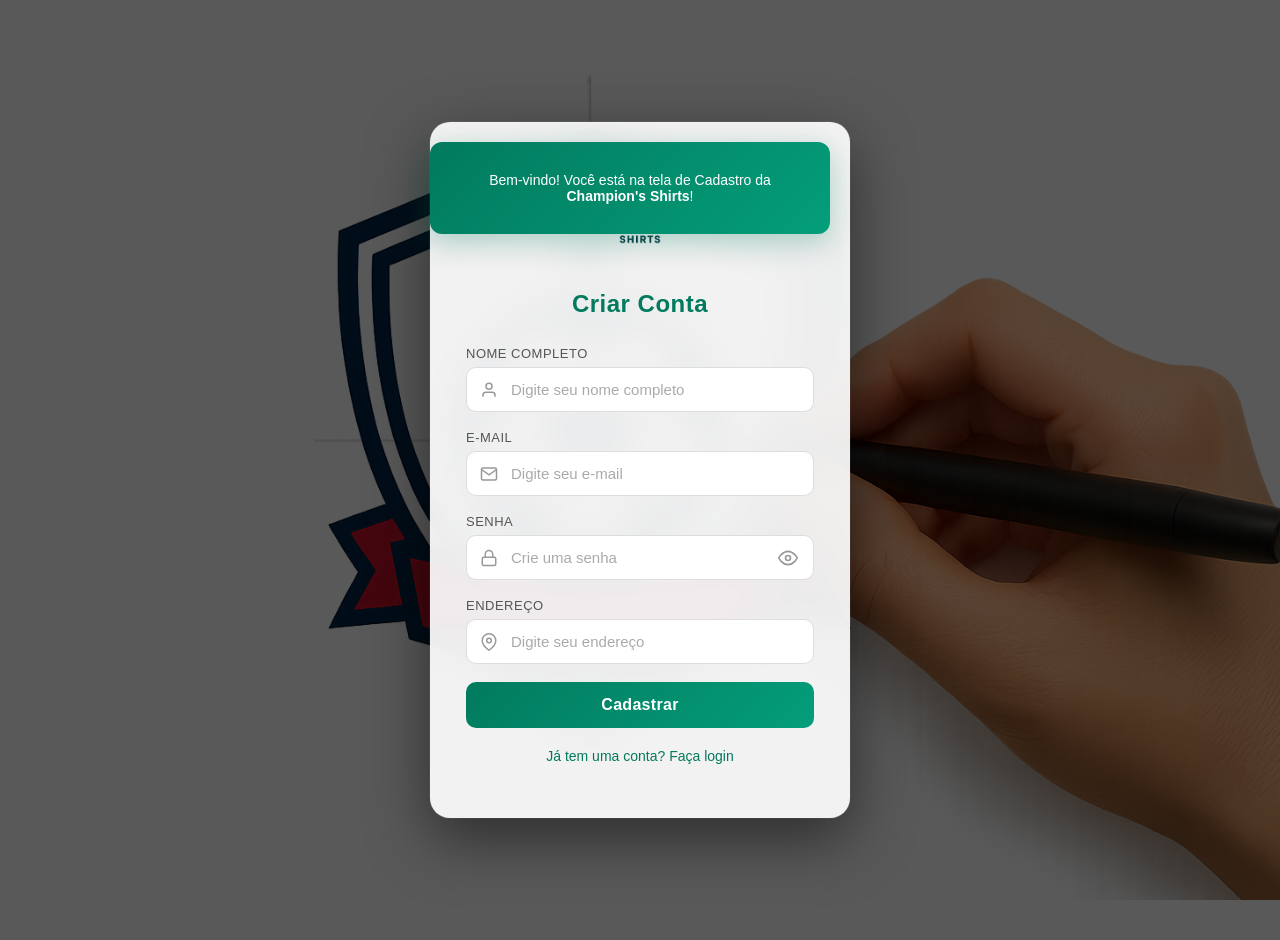
<file: cadastro-cliente.html>
<!DOCTYPE html>
<html lang="pt-br">
<head>
  <meta charset="UTF-8">
  <meta name="viewport" content="width=device-width, initial-scale=1.0">
  <title>Cadastro - Champion's Shirts</title>
  <link rel="stylesheet" href="css/login.css">
</head>
<body class="auth-page auth-page--cadastro">
  <div class="auth-box">
    <div id="popupBoasVindas" class="popup" role="alert" aria-live="polite">
      <p>Bem-vindo! Voc&ecirc; est&aacute; na tela de Cadastro da <strong>Champion's Shirts</strong>!</p>
    </div>

    <a href="index.html" aria-label="Voltar para a pagina inicial">
      <img src="assets/logo.png" alt="Champion's Shirts" class="auth-logo">
    </a>

    <h1>Criar Conta</h1>

    <form id="formCadastro" novalidate>
      <div class="input-group">
        <label for="nomeCompleto">Nome Completo</label>
        <div class="input-wrapper">
          <svg class="input-icon" viewBox="0 0 24 24" fill="none" stroke="currentColor" stroke-width="2" aria-hidden="true">
            <path d="M20 21v-2a4 4 0 0 0-4-4H8a4 4 0 0 0-4 4v2"/>
            <circle cx="12" cy="7" r="4"/>
          </svg>
          <input type="text" placeholder="Digite seu nome completo" id="nomeCompleto" name="nomeCompleto" autocomplete="name" required>
        </div>
      </div>

      <div class="input-group">
        <label for="emailCadastro">E-mail</label>
        <div class="input-wrapper">
          <svg class="input-icon" viewBox="0 0 24 24" fill="none" stroke="currentColor" stroke-width="2" aria-hidden="true">
            <path d="M4 4h16c1.1 0 2 .9 2 2v12c0 1.1-.9 2-2 2H4c-1.1 0-2-.9-2-2V6c0-1.1.9-2 2-2z"/>
            <polyline points="22,6 12,13 2,6"/>
          </svg>
          <input type="email" placeholder="Digite seu e-mail" id="emailCadastro" name="emailCadastro" autocomplete="email" required>
        </div>
      </div>

      <div class="input-group">
        <label for="senhaCadastro">Senha</label>
        <div class="input-wrapper">
          <svg class="input-icon" viewBox="0 0 24 24" fill="none" stroke="currentColor" stroke-width="2" aria-hidden="true">
            <rect x="3" y="11" width="18" height="11" rx="2" ry="2"/>
            <path d="M7 11V7a5 5 0 0 1 10 0v4"/>
          </svg>
          <input type="password" placeholder="Crie uma senha" id="senhaCadastro" name="senhaCadastro" autocomplete="new-password" required minlength="6">
          <button type="button" class="toggle-password" aria-label="Mostrar senha" tabindex="-1">
            <svg class="eye-icon" viewBox="0 0 24 24" fill="none" stroke="currentColor" stroke-width="2" aria-hidden="true">
              <path d="M1 12s4-8 11-8 11 8 11 8-4 8-11 8-11-8-11-8z"/>
              <circle cx="12" cy="12" r="3"/>
            </svg>
            <svg class="eye-off-icon" viewBox="0 0 24 24" fill="none" stroke="currentColor" stroke-width="2" aria-hidden="true" style="display:none">
              <path d="M17.94 17.94A10.07 10.07 0 0 1 12 20c-7 0-11-8-11-8a18.45 18.45 0 0 1 5.06-5.94M9.9 4.24A9.12 9.12 0 0 1 12 4c7 0 11 8 11 8a18.5 18.5 0 0 1-2.16 3.19m-6.72-1.07a3 3 0 1 1-4.24-4.24"/>
              <line x1="1" y1="1" x2="23" y2="23"/>
            </svg>
          </button>
        </div>
      </div>

      <div class="input-group">
        <label for="enderecoCadastro">Endereço</label>
        <div class="input-wrapper">
          <svg class="input-icon" viewBox="0 0 24 24" fill="none" stroke="currentColor" stroke-width="2" aria-hidden="true">
            <path d="M21 10c0 7-9 13-9 13s-9-6-9-13a9 9 0 0 1 18 0z"/>
            <circle cx="12" cy="10" r="3"/>
          </svg>
          <input type="text" placeholder="Digite seu endereço" id="enderecoCadastro" name="enderecoCadastro" autocomplete="street-address" required>
        </div>
      </div>

      <button class="btn-primary" type="submit" id="btnCadastrar">
        <span class="btn-text">Cadastrar</span>
        <span class="btn-spinner" aria-hidden="true"></span>
      </button>
    </form>

    <p id="msgCadastro" class="msg-box" role="alert" aria-live="polite"></p>
    <p class="auth-links"><a href="login.html">Já tem uma conta? Faça login</a></p>
  </div>

  <script>
    const form = document.getElementById('formCadastro');
    const msgCadastro = document.getElementById('msgCadastro');
    const btnCadastrar = document.getElementById('btnCadastrar');
    const popup = document.getElementById('popupBoasVindas');

    if (popup) {
      popup.style.display = 'block';
      setTimeout(() => { popup.style.display = 'none'; }, 5000);
    }

    document.querySelectorAll('.toggle-password').forEach(btn => {
      btn.addEventListener('click', () => {
        const input = btn.closest('.input-wrapper').querySelector('input');
        const isPassword = input.type === 'password';
        input.type = isPassword ? 'text' : 'password';
        btn.querySelector('.eye-icon').style.display = isPassword ? 'none' : '';
        btn.querySelector('.eye-off-icon').style.display = isPassword ? '' : 'none';
        btn.setAttribute('aria-label', isPassword ? 'Ocultar senha' : 'Mostrar senha');
      });
    });

    form.addEventListener('submit', (e) => {
      e.preventDefault();
      cadastrar();
    });

    function cadastrar() {
      const nome = document.getElementById('nomeCompleto').value.trim();
      const email = document.getElementById('emailCadastro').value.trim();
      const senha = document.getElementById('senhaCadastro').value;
      const endereco = document.getElementById('enderecoCadastro').value.trim();

      msgCadastro.textContent = '';
      msgCadastro.className = 'msg-box';

      if (!nome || !email || !senha || !endereco) {
        msgCadastro.textContent = 'Preencha todos os campos.';
        return;
      }

      if (senha.length < 6) {
        msgCadastro.textContent = 'A senha deve ter pelo menos 6 caracteres.';
        return;
      }

      btnCadastrar.classList.add('loading');

      setTimeout(() => {
        const usuarios = JSON.parse(localStorage.getItem('champions_usuarios') || '[]');

        if (usuarios.some(u => u.email === email)) {
          msgCadastro.textContent = 'Este e-mail já está cadastrado.';
          btnCadastrar.classList.remove('loading');
          return;
        }

        const novoUsuario = {
          id: Date.now(),
          login: nome,
          email: email,
          senha: senha,
          endereco: endereco
        };

        usuarios.push(novoUsuario);
        localStorage.setItem('champions_usuarios', JSON.stringify(usuarios));

        msgCadastro.className = 'msg-box success';
        msgCadastro.textContent = 'Conta criada com sucesso! Redirecionando...';

        setTimeout(() => {
          window.location.href = 'login.html';
        }, 1500);
      }, 800);
    }
  </script>
</body>
</html>
</file>
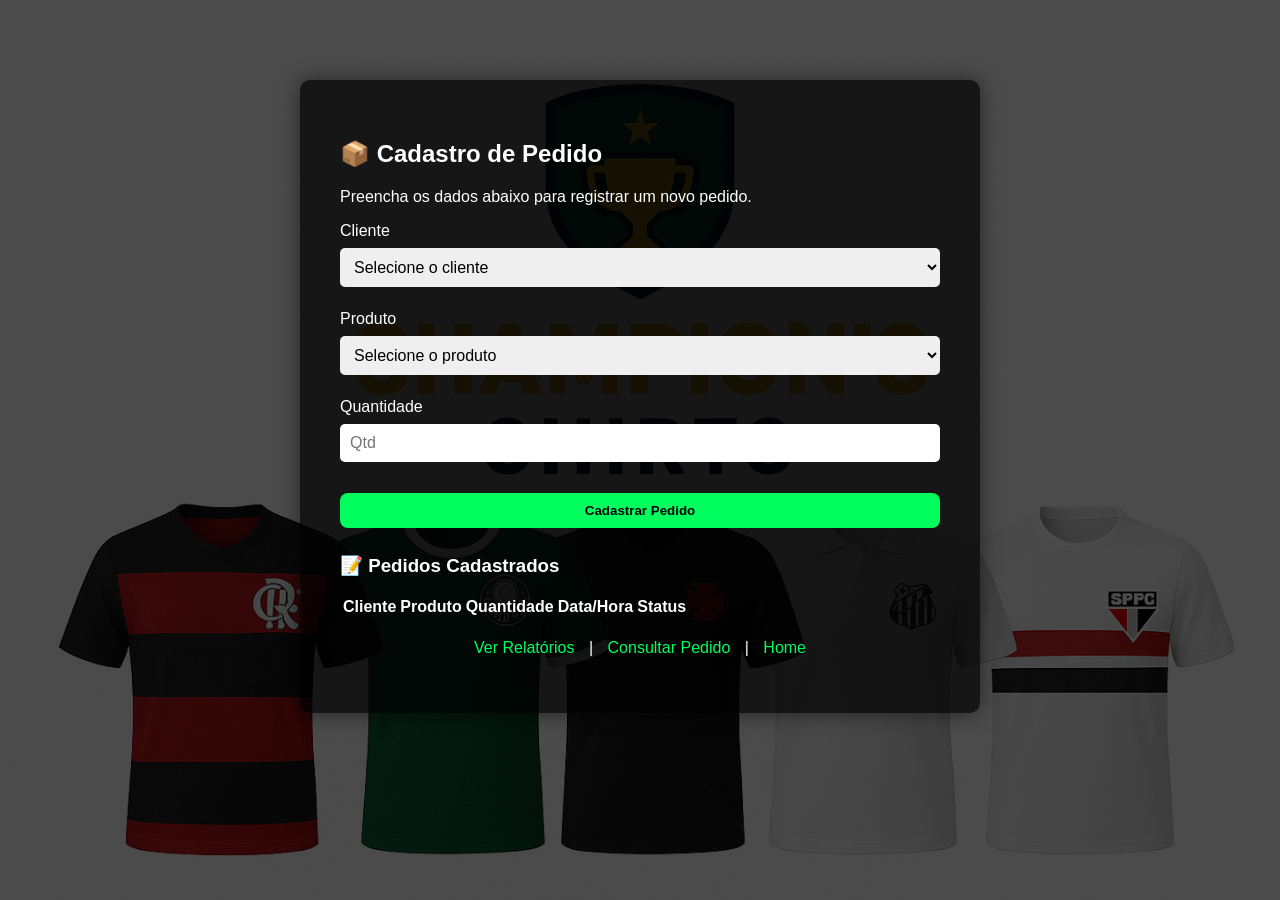
<file: cadastro-pedido.html>
<!-- index.html -->
<!DOCTYPE html>
<html lang="pt-br">
<head>
  <meta charset="UTF-8">
  <meta name="viewport" content="width=device-width,initial-scale=1">
  <title>Cadastro de Pedido</title>
  <link rel="stylesheet" href="css/style2.css">
</head>
<body>
  <div class="container">
    <h2>📦 Cadastro de Pedido</h2>
    <p>Preencha os dados abaixo para registrar um novo pedido.</p>

    <form id="formPedido">
      <div class="form-group">
        <label for="clientePedido">Cliente</label>
        <select id="clientePedido" required>
          <option value="">Selecione o cliente</option>
        </select>
      </div>

      <div class="form-group">
        <label for="produtoPedido">Produto</label>
        <select id="produtoPedido" required>
          <option value="">Selecione o produto</option>
        </select>
      </div>

      <div class="form-group">
        <label for="quantidadePedido">Quantidade</label>
        <input type="number" id="quantidadePedido" placeholder="Qtd" min="1" required>
      </div>

      <button type="submit" class="btn">Cadastrar Pedido</button>
    </form>

    <h3>📝 Pedidos Cadastrados</h3>
    <table id="tabela-pedidos">
      <thead>
        <tr>
          <th>Cliente</th>
          <th>Produto</th>
          <th>Quantidade</th>
          <th>Data/Hora</th>
          <th>Status</th>
        </tr>
      </thead>
      <tbody>
      </tbody>
    </table>

    <p class="links">
      <a href="relatorio-pedidos.html">Ver Relatórios</a> |
      <a href="consulta-pedido.html">Consultar Pedido</a> | <a href="admin.html">Home</a>
    </p>
  </div>

  <script src="js/script.js"></script>
</body>
</html>
</file>
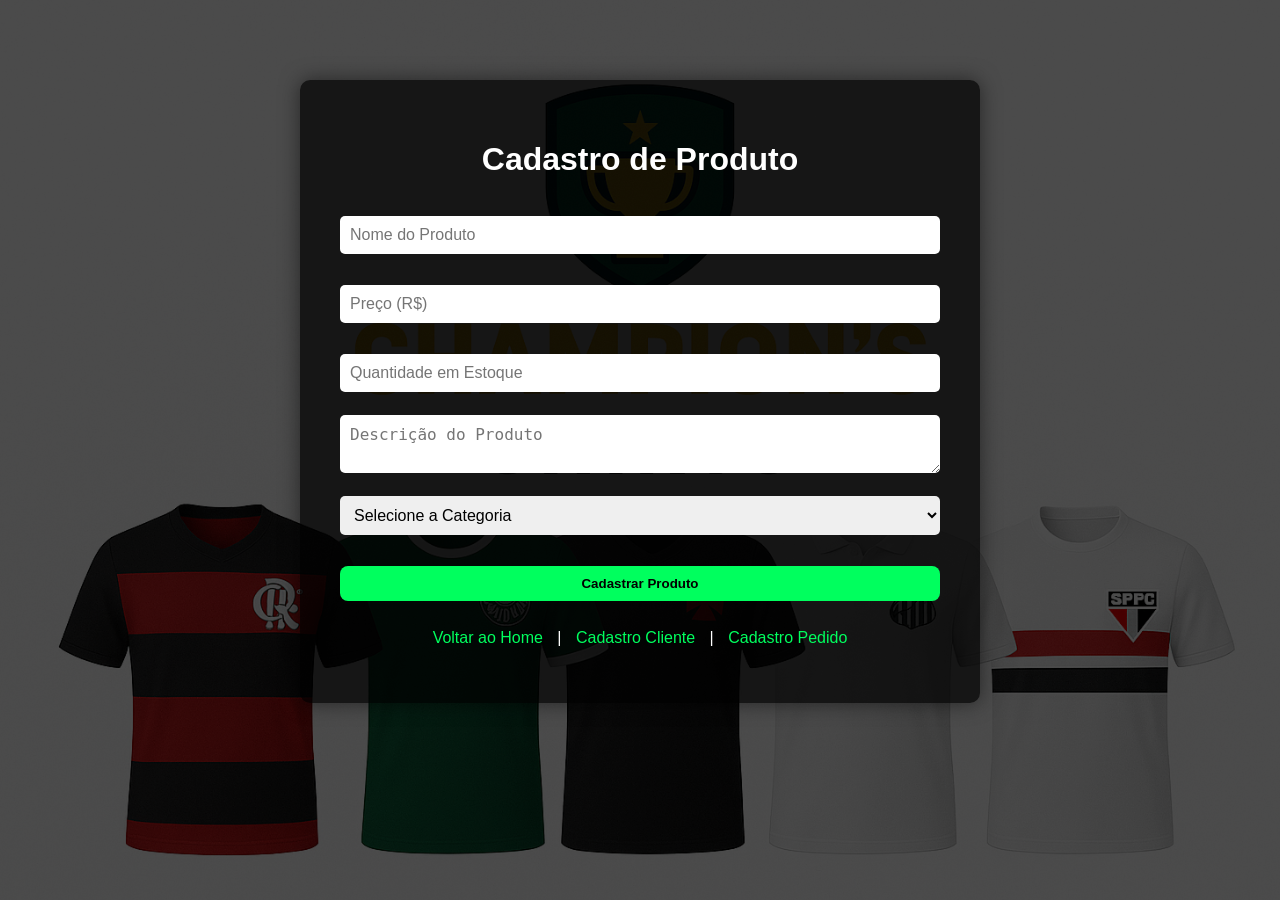
<file: cadastro-produto.html>
<!DOCTYPE html>
<html lang="pt-br">
<head>
  <meta charset="UTF-8">
  <title>Cadastro de Produto</title>
  <link rel="stylesheet" href="css/style2.css">
</head>
<body>
  <div class="container">
    <h1>Cadastro de Produto</h1>
    <form id="form-produto">
  <input type="text" id="nome" placeholder="Nome do Produto">
  <input type="number" id="preco" placeholder="Preço (R$)">
  <input type="number" id="estoque" placeholder="Quantidade em Estoque">
  <textarea id="descricao" placeholder="Descrição do Produto"></textarea>
  <select id="categoria">
    <option value="">Selecione a Categoria</option>
    <option value="camisa">Camisa</option>
    <option value="short">Short</option>
    <option value="acessorio">Acessório</option>
  </select>
  <button type="submit">Cadastrar Produto</button>
</form>

    <div id="listaProdutos"></div>
    <p class="links"><a href="index.html">Voltar ao Home</a> | <a href="cadastro-cliente.html">Cadastro Cliente</a> | <a href="cadastro-pedido.html">Cadastro Pedido</a></p>
  </div>
  <script src="js/script.js"></script>
</body>
</html>
</file>
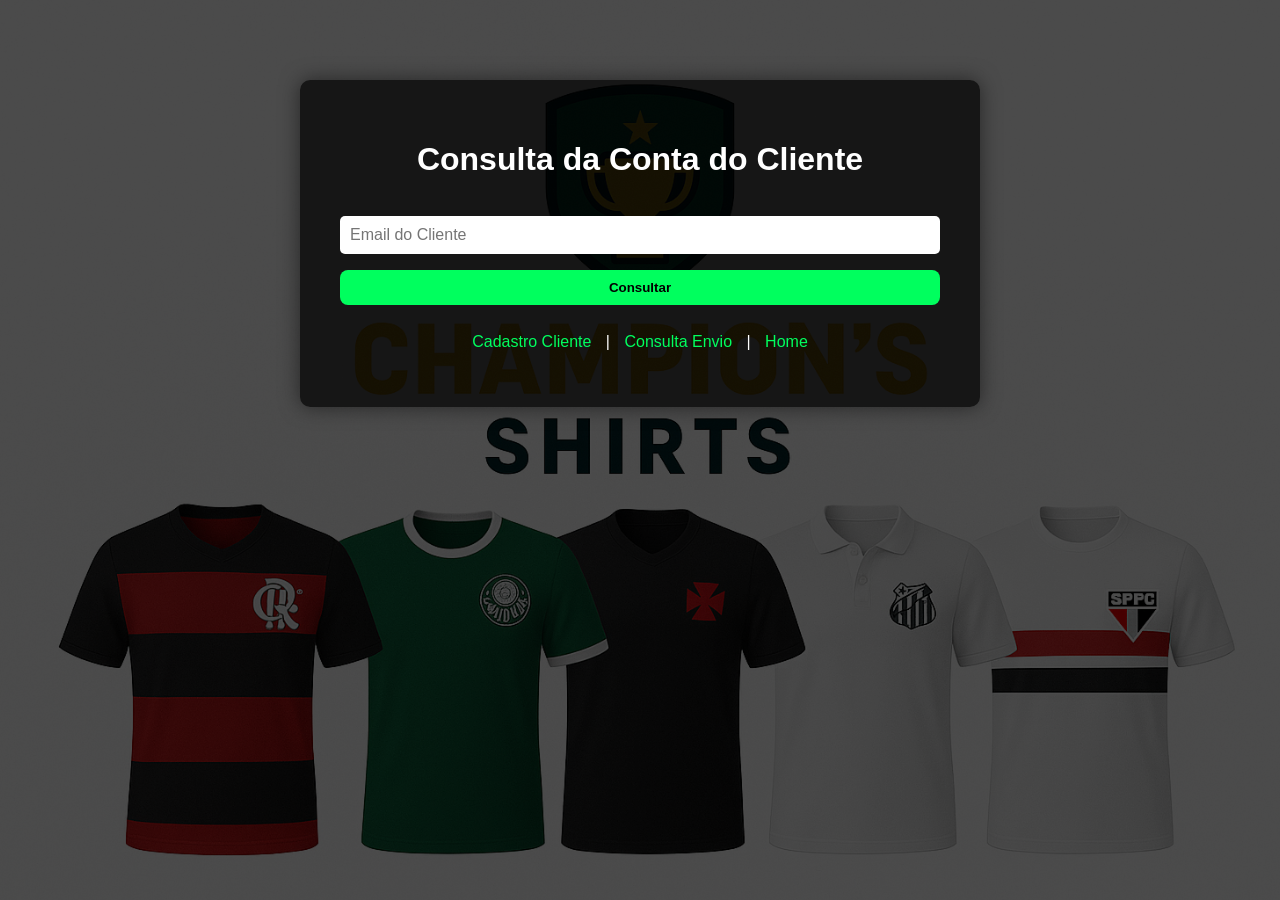
<file: consulta-conta.html>
<!DOCTYPE html>
<html lang="pt-br">
<head>
  <meta charset="UTF-8">
  <title>Consulta Conta Cliente</title>
  <link rel="stylesheet" href="css/style2.css">
</head>
<body>
  <div class="container">
    <h1>Consulta da Conta do Cliente</h1>
    <input type="text" id="consultaConta" placeholder="Email do Cliente">
    <button onclick="consultarConta()">Consultar</button>
    <div id="resultadoConsultaConta"></div>
    <p class="links"><a href="cadastro-cliente.html">Cadastro Cliente</a> | <a href="consulta-envio.html">Consulta Envio</a> | <a href="admin.html">Home</a></p>
  </div>
  <script src="js/script.js"></script>
</body>
</html>
</file>
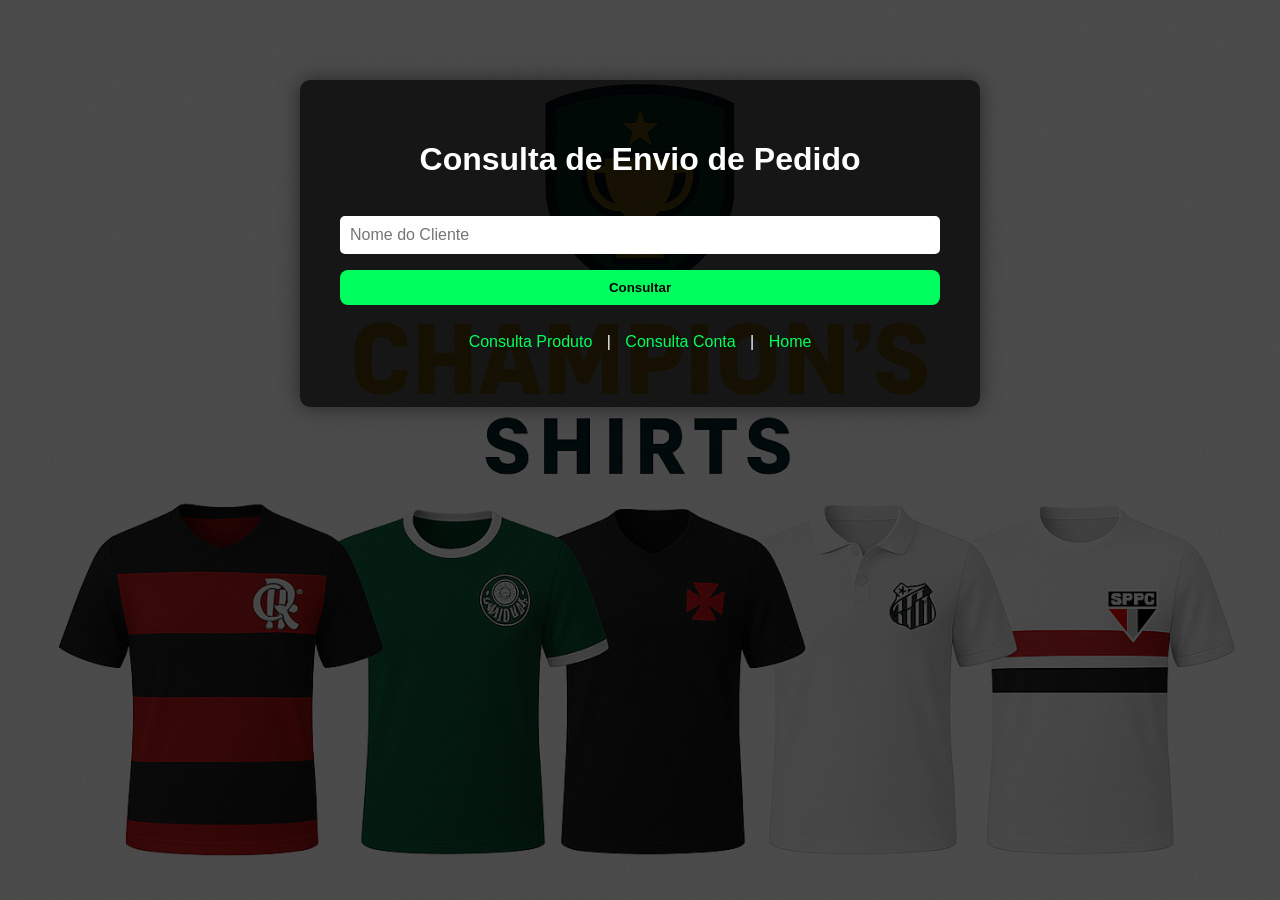
<file: consulta-envio.html>
<!DOCTYPE html>
<html lang="pt-br">
<head>
  <meta charset="UTF-8">
  <title>Consulta de Envio</title>
  <link rel="stylesheet" href="css/style2.css">
</head>
<body>
  <div class="container">
    <h1>Consulta de Envio de Pedido</h1>
    <input type="text" id="consultaEnvio" placeholder="Nome do Cliente">
    <button onclick="consultarEnvio()">Consultar</button>
    <div id="resultadoConsultaEnvio"></div>
    <p class="links"><a href="consulta-produto.html">Consulta Produto</a> | <a href="consulta-conta.html">Consulta Conta</a> | <a href="admin.html">Home</a></p>
  </div>
  <script src="js/script.js"></script>
</body>
</html>
</file>
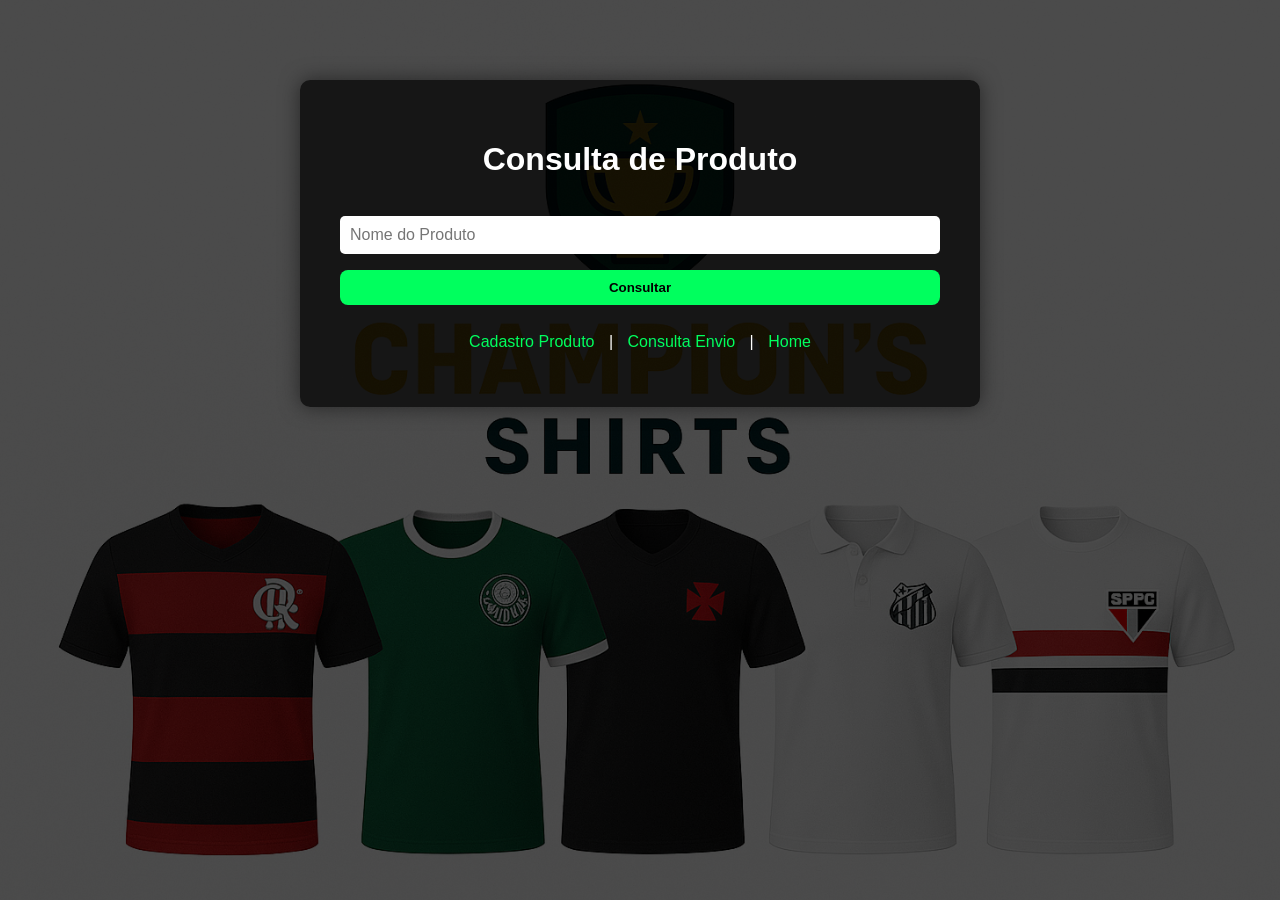
<file: consulta-produto.html>
<!DOCTYPE html>
<html lang="pt-br">
<head>
  <meta charset="UTF-8">
  <title>Consulta de Produto</title>
  <link rel="stylesheet" href="css/style2.css">
</head>
<body>
  <div class="container">
    <h1>Consulta de Produto</h1>
    <input type="text" id="consultaProduto" placeholder="Nome do Produto">
    <button onclick="consultarProduto()">Consultar</button>
    <div id="resultadoConsultaProduto"></div>
    <p class="links"><a href="cadastro-produto.html">Cadastro Produto</a> | <a href="consulta-envio.html">Consulta Envio</a> | <a href="admin.html">Home</a></p>
  </div>
  <script src="js/script.js"></script>
</body>
</html>
</file>
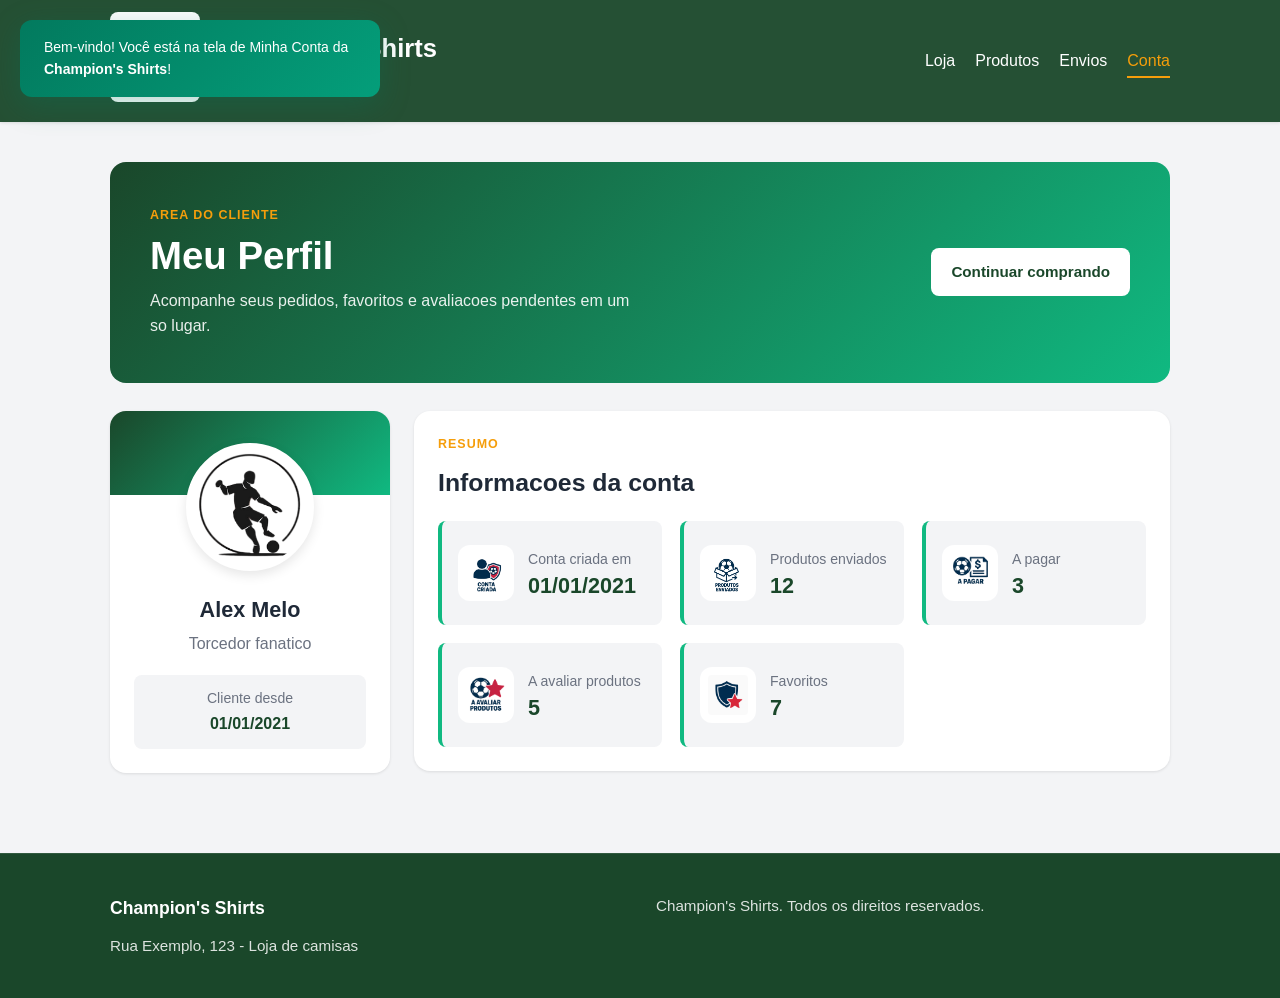
<file: perfil.html>
<!doctype html>
<html lang="pt-BR">
<head>
  <meta charset="utf-8">
  <meta name="viewport" content="width=device-width,initial-scale=1">
  <title>Minha Conta - Champion's Shirts</title>
  <meta name="description" content="Perfil do cliente Champion's Shirts.">
  <link rel="stylesheet" href="css/perfil.css">
</head>
<body>
  <div id="popupBoasVindas" class="popup" role="alert" aria-live="polite">
    <p>Bem-vindo! Voc&ecirc; est&aacute; na tela de Minha Conta da <strong>Champion's Shirts</strong>!</p>
  </div>

  <a href="#main-content" class="skip-link">Ir para o conteudo principal</a>

  <header>
    <div class="container topbar">
      <div class="brand">
        <a href="index.html" class="logo-link" aria-label="Voltar para a loja">
          <img src="assets/logo.png" alt="Champion's Shirts" class="logo" loading="lazy">
        </a>
        <div>
          <h1>Champion's Shirts</h1>
          <small>Minha conta</small>
        </div>
      </div>

      <nav class="primary-nav" aria-label="Navegacao da conta">
        <a href="index.html">Loja</a>
        <a href="">Produtos</a>
        <a href="">Envios</a>
        <a href="perfil.html" class="active">Conta</a>
      </nav>
    </div>
  </header>

  <main class="container profile-page" id="main-content">
    <section class="profile-hero">
      <div>
        <p class="eyebrow">Area do cliente</p>
        <h2>Meu Perfil</h2>
        <p>Acompanhe seus pedidos, favoritos e avaliacoes pendentes em um so lugar.</p>
      </div>
      <a href="index.html#produtos" class="btn">Continuar comprando</a>
    </section>

    <section class="profile-layout" aria-label="Resumo da conta">
      <aside class="profile-card">
        <img src="assets/perfil.png" alt="Avatar do usuario" class="avatar" loading="lazy">
        <h3>Alex Melo</h3>
        <p>Torcedor fanatico</p>
        <div class="profile-meta">
          <span>Cliente desde</span>
          <strong>01/01/2021</strong>
        </div>
      </aside>

      <section class="account-panel">
        <div class="section-heading">
          <div>
            <p class="eyebrow">Resumo</p>
            <h3>Informacoes da conta</h3>
          </div>
        </div>

        <ul class="account-list">
          <li class="account-item">
            <img src="assets/conta.png" alt="" class="icon" loading="lazy">
            <div>
              <span class="title">Conta criada em</span>
              <strong class="value">01/01/2021</strong>
            </div>
          </li>
          <li class="account-item">
            <img src="assets/enviados.png" alt="" class="icon" loading="lazy">
            <div>
              <span class="title">Produtos enviados</span>
              <strong class="value">12</strong>
            </div>
          </li>
          <li class="account-item">
            <img src="assets/pagar.png" alt="" class="icon" loading="lazy">
            <div>
              <span class="title">A pagar</span>
              <strong class="value">3</strong>
            </div>
          </li>
          <li class="account-item">
            <img src="assets/avaliar.png" alt="" class="icon" loading="lazy">
            <div>
              <span class="title">A avaliar produtos</span>
              <strong class="value">5</strong>
            </div>
          </li>
          <li class="account-item">
            <img src="assets/favorito.png" alt="" class="icon" loading="lazy">
            <div>
              <span class="title">Favoritos</span>
              <strong class="value">7</strong>
            </div>
          </li>
        </ul>
      </section>
    </section>
  </main>

  <footer>
    <div class="container footer-grid">
      <div>
        <strong>Champion's Shirts</strong>
        <p>Rua Exemplo, 123 - Loja de camisas</p>
      </div>
      <div>
        <p>Champion's Shirts. Todos os direitos reservados.</p>
      </div>
    </div>
  </footer>

  <script>
    const popup = document.getElementById('popupBoasVindas');

    if (popup) {
      popup.style.display = 'block';
      setTimeout(() => { popup.style.display = 'none'; }, 5000);
    }
  </script>
</body>
</html>
</file>
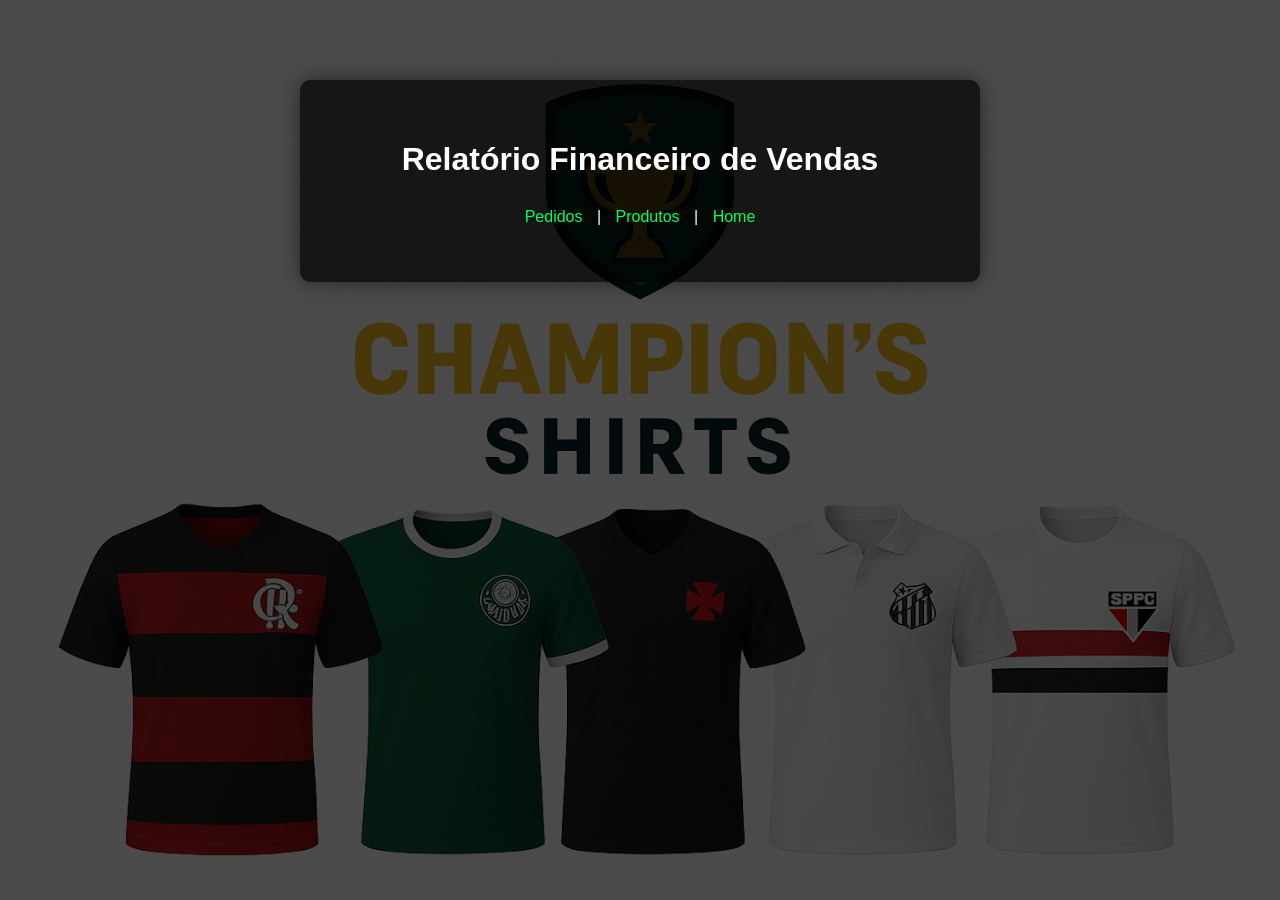
<file: relatorio-financeiro.html>
<!DOCTYPE html>
<html lang="pt-br">
<head>
  <meta charset="UTF-8">
  <title>Relatório Financeiro</title>
  <link rel="stylesheet" href="css/style2.css">
</head>
<body>
  
  <div class="container">
    
    <h1>Relatório Financeiro de Vendas </h1>
    <div id="relatorioFinanceiro"></div>
    <p class="links"><a href="relatorio-pedidos.html">Pedidos</a> | <a href="relatorio-produtos.html">Produtos</a> | <a href="admin.html">Home</a></p>
  </div>
  <script src="js/script.js"></script>
</body>
</html>
</file>
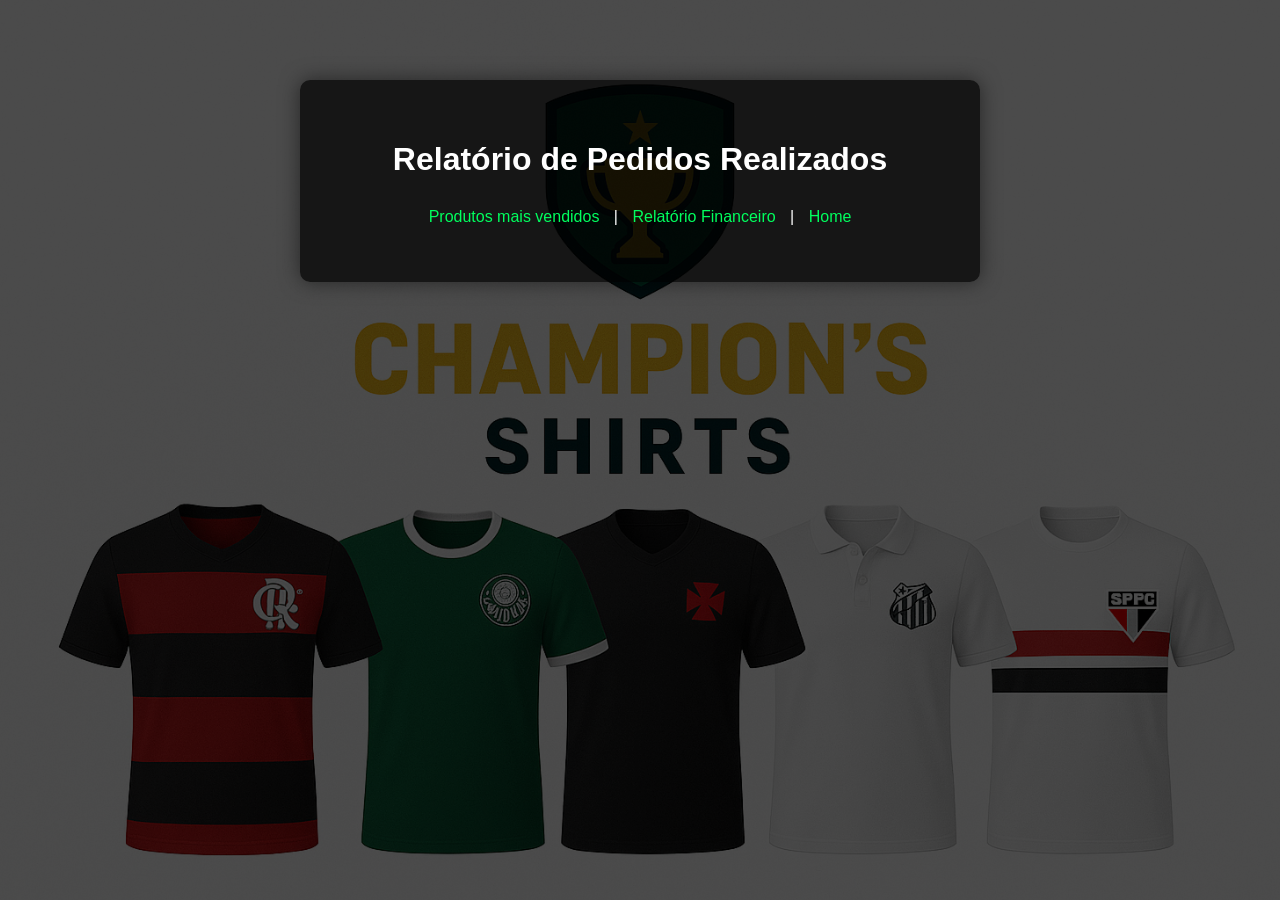
<file: relatorio-pedidos.html>
<!DOCTYPE html>
<html lang="pt-br">
<head>
  <meta charset="UTF-8">
  <title>Relatório de Pedidos</title>
  <link rel="stylesheet" href="css/style2.css">
</head>
<body>
  <div class="container">
    <h1>Relatório de Pedidos Realizados</h1>
    <div id="relatorioPedidos"></div>
    <p class="links"><a href="relatorio-produtos.html">Produtos mais vendidos</a> | <a href="relatorio-financeiro.html">Relatório Financeiro</a> | <a href="admin.html">Home</a></p>
  </div>
  <script src="js/script.js"></script>
</body>
</html>
</file>
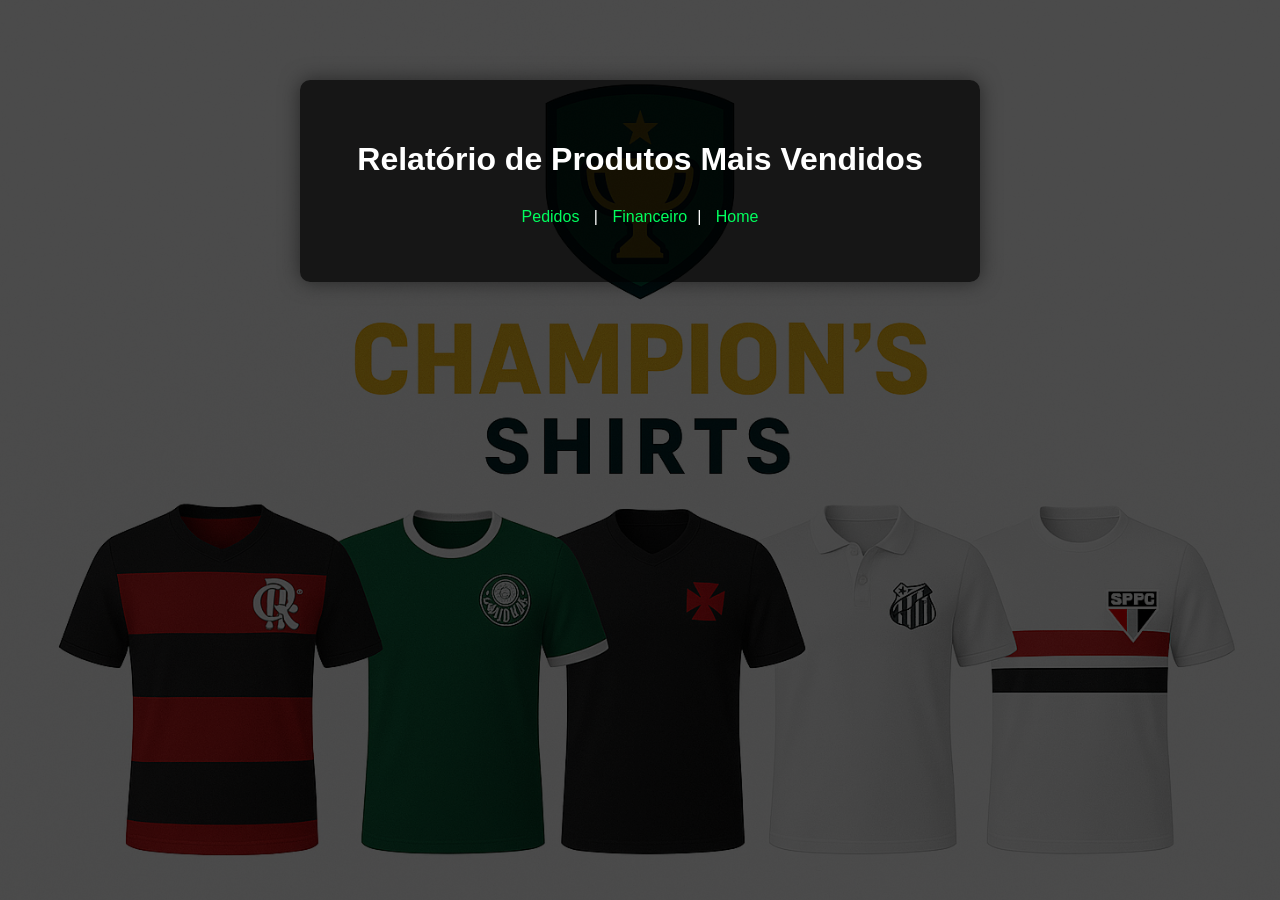
<file: relatorio-produtos.html>
<!DOCTYPE html>
<html lang="pt-br">
<head>
  <meta charset="UTF-8">
  <title>Relatório de Produtos Mais Vendidos</title>
  <link rel="stylesheet" href="css/style2.css">
</head>
<body>
  <div class="container">
    <h1>Relatório de Produtos Mais Vendidos</h1>
    <div id="relatorioProdutos"></div>
    <p class="links"><a href="relatorio-pedidos.html">Pedidos</a> | <a href="relatorio-financeiro.html">Financeiro</a>| <a href="admin.html">Home</a></p>
  </div>
  <script src="js/script.js"></script>
</body>
</html>
</file>
<file: css/login.css>
/* auth.css — estilos compartilhados entre login e cadastro */

body.auth-page {
  background: linear-gradient(rgba(0, 0, 0, 0.65), rgba(0, 0, 0, 0.65)),
    url('../assets/grama.jpg') center/cover no-repeat fixed;
  font-family: 'Poppins', Arial, sans-serif;
  display: flex;
  justify-content: center;
  align-items: center;
  min-height: 100vh;
  margin: 0;
  padding: 20px;
}

body.auth-page--cadastro {
  background: linear-gradient(rgba(0, 0, 0, 0.65), rgba(0, 0, 0, 0.65)),
    url('../assets/criacao.png') center/cover no-repeat fixed;
  font-family: 'Poppins', Arial, sans-serif;
  display: flex;
  justify-content: center;
  align-items: center;
  min-height: 100vh;
  margin: 0;
  padding: 20px;
}

.auth-box {
  background: rgba(255, 255, 255, 0.92);
  backdrop-filter: blur(16px);
  -webkit-backdrop-filter: blur(16px);
  padding: 40px 36px;
  border-radius: 20px;
  box-shadow: 0 20px 60px rgba(0, 0, 0, 0.5), 0 0 0 1px rgba(255, 255, 255, 0.08);
  width: 420px;
  max-width: 100%;
  text-align: center;
  animation: fadeIn 0.6s ease forwards;
  opacity: 0;
  box-sizing: border-box;
}

.auth-logo {
  width: 100px;
  height: auto;
  margin-bottom: 8px;
}

.auth-box h1 {
  color: #027a5e;
  margin-bottom: 28px;
  font-size: 24px;
  font-weight: 600;
  letter-spacing: 0.5px;
}

/* --- Input Groups --- */
.input-group {
  text-align: left;
  margin-bottom: 18px;
}

.input-group label {
  display: block;
  font-size: 13px;
  color: #555;
  margin-bottom: 6px;
  font-weight: 500;
  text-transform: uppercase;
  letter-spacing: 0.5px;
}

.input-wrapper {
  position: relative;
  display: flex;
  align-items: center;
}

.input-icon {
  position: absolute;
  left: 14px;
  width: 18px;
  height: 18px;
  color: #999;
  pointer-events: none;
  transition: color 0.3s ease;
}

.input-wrapper:focus-within .input-icon {
  color: #027a5e;
}

.input-wrapper input,
.input-wrapper select {
  width: 100%;
  padding: 13px 14px 13px 44px;
  border: 1.5px solid #ddd;
  border-radius: 10px;
  font-size: 15px;
  background: #fff;
  color: #333;
  transition: border-color 0.3s ease, box-shadow 0.3s ease;
  box-sizing: border-box;
  appearance: none;
  -webkit-appearance: none;
}

.input-wrapper select {
  cursor: pointer;
  background-image: url("data:image/svg+xml,%3Csvg xmlns='http://www.w3.org/2000/svg' width='12' height='12' viewBox='0 0 12 12'%3E%3Cpath fill='%23999' d='M6 8L1 3h10z'/%3E%3C/svg%3E");
  background-repeat: no-repeat;
  background-position: right 14px center;
  padding-right: 36px;
}

.input-wrapper input:focus,
.input-wrapper select:focus {
  outline: none;
  border-color: #027a5e;
  box-shadow: 0 0 0 4px rgba(2, 122, 94, 0.12);
}

.input-wrapper input::placeholder {
  color: #aaa;
}

/* --- Toggle Password --- */
.toggle-password {
  position: absolute;
  right: 10px;
  background: none;
  border: none;
  cursor: pointer;
  padding: 6px;
  color: #999;
  display: flex;
  align-items: center;
  justify-content: center;
  transition: color 0.2s;
  border-radius: 6px;
}

.toggle-password:hover {
  color: #555;
}

.toggle-password svg {
  width: 20px;
  height: 20px;
}

/* --- Remember Me --- */
.form-options {
  display: flex;
  align-items: center;
  margin-bottom: 20px;
  text-align: left;
}

.remember-me {
  display: inline-flex;
  align-items: center;
  gap: 8px;
  font-size: 14px;
  color: #555;
  cursor: pointer;
  user-select: none;
}

.remember-me input[type="checkbox"] {
  display: none;
}

.checkmark {
  width: 18px;
  height: 18px;
  border: 2px solid #ccc;
  border-radius: 4px;
  display: inline-flex;
  align-items: center;
  justify-content: center;
  transition: all 0.2s ease;
  flex-shrink: 0;
}

.remember-me input:checked + .checkmark {
  background: #027a5e;
  border-color: #027a5e;
}

.remember-me input:checked + .checkmark::after {
  content: "";
  width: 5px;
  height: 9px;
  border: solid #fff;
  border-width: 0 2px 2px 0;
  transform: rotate(45deg);
  margin-top: -1px;
}

.remember-me input:focus-visible + .checkmark {
  box-shadow: 0 0 0 3px rgba(2, 122, 94, 0.2);
}

/* --- Button --- */
.btn-primary {
  width: 100%;
  padding: 14px;
  background: linear-gradient(135deg, #027a5e, #049e7a);
  color: white;
  border: none;
  border-radius: 10px;
  font-size: 16px;
  font-weight: 600;
  cursor: pointer;
  transition: transform 0.2s ease, box-shadow 0.3s ease, opacity 0.3s ease;
  display: inline-flex;
  align-items: center;
  justify-content: center;
  gap: 8px;
  position: relative;
  letter-spacing: 0.3px;
}

.btn-primary:hover {
  transform: translateY(-1px);
  box-shadow: 0 6px 20px rgba(2, 122, 94, 0.35);
}

.btn-primary:active {
  transform: translateY(0);
}

.btn-primary:disabled {
  opacity: 0.6;
  cursor: not-allowed;
  transform: none;
  box-shadow: none;
}

.btn-primary.loading .btn-text {
  visibility: hidden;
}

.btn-primary.loading .btn-spinner {
  display: inline-block;
}

.btn-spinner {
  display: none;
  width: 20px;
  height: 20px;
  border: 2.5px solid rgba(255, 255, 255, 0.3);
  border-top-color: #fff;
  border-radius: 50%;
  animation: spin 0.6s linear infinite;
  position: absolute;
}

@keyframes spin {
  to {
    transform: rotate(360deg);
  }
}

/* --- Messages --- */
.msg-box {
  color: #d32f2f;
  font-size: 14px;
  margin-top: 12px;
  min-height: 20px;
  background: rgba(211, 47, 47, 0.06);
  padding: 8px 12px;
  border-radius: 8px;
  display: inline-block;
  width: 100%;
  box-sizing: border-box;
}

.msg-box:empty {
  display: none;
}

.msg-box.success {
  color: #027a5e;
  background: rgba(2, 122, 94, 0.06);
}

/* --- Link --- */
.auth-links {
  margin-top: 20px;
  font-size: 14px;
}

.auth-links a {
  color: #027a5e;
  text-decoration: none;
  font-weight: 500;
  transition: color 0.2s;
}

.auth-links a:hover {
  color: #025c47;
  text-decoration: underline;
}

/* --- Animations --- */
@keyframes fadeIn {
  from {
    opacity: 0;
    transform: translateY(20px);
  }
  to {
    opacity: 1;
    transform: translateY(0);
  }
}

/* --- Popup --- */
.popup {
  position: fixed;
  top: 20px;
  right: 20px;
  background: linear-gradient(135deg, #027a5e, #049e7a);
  color: #fff;
  padding: 16px 24px;
  border-radius: 12px;
  box-shadow: 0 8px 30px rgba(2, 122, 94, 0.3);
  font-size: 14px;
  z-index: 1000;
  opacity: 0;
  transform: translateY(-20px);
  animation: slideDown 0.5s ease forwards;
  max-width: 360px;
}

@keyframes slideDown {
  to {
    opacity: 1;
    transform: translateY(0);
  }
}
</file>
<file: css/style2.css>
body {
  font-family: Arial, sans-serif;
  background: #f3f3f3;
  margin: 0;
  padding: 0;
}

.container {
  max-width: 700px;
  margin: 40px auto;
  background: white;
  padding: 20px;
  border-radius: 10px;
  text-align: left;
  box-shadow: 0 0 10px rgba(0,0,0,0.1);
}

.container h1 {
  text-align: center;
}

input, button, select {
  width: 100%;
  padding: 10px;
  margin: 8px 0;
  border-radius: 5px;
  border: 1px solid #ccc;
  box-sizing: border-box;
}

button {
  background: #007bff;
  color: white;
  border: none;
  cursor: pointer;
}

button:hover {
  background: #0056b3;
}

#listaProdutos p, #listaClientes p, #listaPedidos p {
  border-bottom: 1px solid #eee;
  padding: 6px 0;
}

.links {
  margin-top: 12px;
  text-align: center;
}

.links a {
  color: #007bff;
  text-decoration: none;
  margin: 0 6px;
}


/*Cad de prod*/

body {
  margin: 0;
  font-family: 'Arial', sans-serif;
  background: linear-gradient(rgba(0, 0, 0, 0.7), rgba(0, 0, 0, 0.7)),
              url('../assets/fundo.png') no-repeat center center fixed;
  background-size: cover;
  color: #fff;
}


.container {
  background-color: rgba(0, 0, 0, 0.7);
  padding: 40px;
  border-radius: 10px;
  width: 80%;
  max-width: 600px;
  margin: 80px auto;
  box-shadow: 0 0 20px rgba(0, 0, 0, 0.5);
}

h1 {
  text-align: center;
  margin-bottom: 30px;
}

form {
  display: flex;
  flex-direction: column;
  gap: 15px;
}

input, select, textarea {
  padding: 10px;
  border-radius: 5px;
  border: none;
  font-size: 16px;
}

button {
  background-color: #00ff5e;
  color: #000;
  padding: 10px;
  border: none;
  border-radius: 8px;
  font-weight: bold;
  cursor: pointer;
  transition: background 0.3s ease;
}

button:hover {
  background-color: #2ecc71;
}

.links {
  text-align: center;
  margin-top: 20px;
}

.links a {
  color: #00ff5e;
  text-decoration: none;
  margin: 0 10px;
}

.links a:hover {
  text-decoration: underline;
}

/* --- Perfil --- */
</file>
<file: css/perfil.css>
:root {
  --primary: #1a472a;
  --secondary: #f59e0b;
  --accent: #10b981;
  --bg-light: #f3f4f6;
  --text-dark: #1f2937;
  --text-light: #6b7280;
  --radius: 16px;
  --radius-sm: 8px;
  --shadow-sm: 0 1px 3px rgba(0,0,0,0.1);
  --shadow-md: 0 4px 12px rgba(0,0,0,0.1);
  --shadow-lg: 0 10px 28px rgba(0,0,0,0.12);
}


* {
  box-sizing: border-box;
  margin: 0;
  padding: 0;
}

body {
  background: var(--bg-light);
  color: var(--text-dark);
  font-family: "Inter", "Segoe UI", -apple-system, BlinkMacSystemFont, sans-serif;
  line-height: 1.6;
}



.skip-link {
  position: absolute;
  top: -100%;
  left: 0;
  background: #222;
  color: #fff;
  padding: 0.5rem 1rem;
  z-index: 9999;
  text-decoration: none;
}

.skip-link:focus {
  top: 0;
}

.container {
  max-width: 1100px;
  margin: 0 auto;
  padding: 0 20px;
}

header {
  background: rgba(26, 71, 42, 0.95);
  box-shadow: var(--shadow-sm);
  color: #fff;
  padding: 12px 0;
  position: sticky;
  top: 0;
  z-index: 100;
}

.topbar {
  align-items: center;
  display: flex;
  gap: 24px;
  justify-content: space-between;
}

.brand {
  align-items: center;
  display: flex;
  gap: 12px;
}

.logo {
  background: #fff;
  border-radius: 8px;
  height: auto;
  object-fit: contain;
  padding: 6px;
  width: 90px;
}

.brand h1 {
  font-size: 1.6rem;
  font-weight: 700;
}

.brand small {
  font-size: 0.85rem;
  font-weight: 500;
  opacity: 0.85;
}

.primary-nav {
  display: flex;
  flex-wrap: wrap;
  gap: 20px;
  justify-content: flex-end;
}

.primary-nav a {
  color: #fff;
  font-weight: 500;
  position: relative;
  text-decoration: none;
  transition: color 250ms ease;
}

.primary-nav a::after {
  background: var(--secondary);
  bottom: -4px;
  content: "";
  height: 2px;
  left: 0;
  position: absolute;
  transition: width 250ms ease;
  width: 0;
}

.primary-nav a:hover,
.primary-nav a.active {
  color: var(--secondary);
}

.primary-nav a:hover::after,
.primary-nav a.active::after {
  width: 100%;
}

.profile-page {
  padding-bottom: 20px;
}

.profile-hero {
  align-items: center;
  background: linear-gradient(135deg, var(--primary), var(--accent));
  border-radius: var(--radius);
  color: #fff;
  display: flex;
  gap: 24px;
  justify-content: space-between;
  margin: 40px 0 28px;
  padding: 44px 40px;
}

.eyebrow {
  color: var(--secondary);
  font-size: 0.78rem;
  font-weight: 700;
  letter-spacing: 0.08em;
  margin-bottom: 8px;
  text-transform: uppercase;
}

.profile-hero h2 {
  font-size: 2.4rem;
  line-height: 1.15;
  margin-bottom: 10px;
}

.profile-hero p:not(.eyebrow) {
  color: rgba(255,255,255,0.9);
  max-width: 56ch;
}

.btn {
  align-items: center;
  background: #fff;
  border: none;
  border-radius: var(--radius-sm);
  color: var(--primary);
  cursor: pointer;
  display: inline-flex;
  font-size: 0.95rem;
  font-weight: 700;
  gap: 8px;
  justify-content: center;
  padding: 12px 20px;
  text-decoration: none;
  transition: all 250ms ease;
  white-space: nowrap;
}

.btn:hover {
  background: var(--secondary);
  box-shadow: var(--shadow-md);
  transform: translateY(-2px);
}

.popup {
  position: fixed;
  top: 20px;
  left: 20px;
  background: linear-gradient(135deg, #027a5e, #049e7a);
  color: #fff;
  padding: 16px 24px;
  border-radius: 12px;
  box-shadow: 0 8px 30px rgba(2, 122, 94, 0.3);
  font-size: 14px;
  z-index: 1000;
  opacity: 0;
  transform: translateY(-20px);
  animation: slideDown 0.5s ease forwards;
  max-width: 360px;
}

@keyframes slideDown {
  to {
    opacity: 1;
    transform: translateY(0);
  }
}

.profile-layout {
  align-items: start;
  display: grid;
  gap: 24px;
  grid-template-columns: 280px 1fr;
}

.profile-card,
.account-panel {
  background: #fff;
  border-radius: var(--radius);
  box-shadow: var(--shadow-sm);
}

.profile-card {
  overflow: hidden;
  padding: 24px;
  position: sticky;
  text-align: center;
  top: 112px;
}

.profile-card::before {
  background: linear-gradient(135deg, var(--primary), var(--accent));
  content: "";
  display: block;
  height: 84px;
  margin: -24px -24px 0;
}

.avatar {
  background: #fff;
  border: 5px solid #fff;
  border-radius: 50%;
  box-shadow: var(--shadow-md);
  height: 128px;
  margin: -52px auto 14px;
  object-fit: cover;
  position: relative;
  width: 128px;
}

.profile-card h3 {
  font-size: 1.35rem;
  margin-bottom: 4px;
}

.profile-card p {
  color: var(--text-light);
}

.profile-meta {
  background: var(--bg-light);
  border-radius: var(--radius-sm);
  display: grid;
  gap: 2px;
  margin-top: 18px;
  padding: 12px;
}

.profile-meta span,
.title {
  color: var(--text-light);
  font-size: 0.88rem;
}

.profile-meta strong {
  color: var(--primary);
}

.account-panel {
  padding: 24px;
}

.section-heading {
  align-items: center;
  display: flex;
  justify-content: space-between;
  margin-bottom: 18px;
}

.section-heading h3 {
  font-size: 1.55rem;
}

.account-list {
  display: grid;
  gap: 18px;
  grid-template-columns: repeat(auto-fit, minmax(220px, 1fr));
  list-style: none;
}

.account-item {
  align-items: center;
  background: var(--bg-light);
  border-left: 4px solid var(--accent);
  border-radius: var(--radius-sm);
  display: flex;
  gap: 14px;
  min-height: 104px;
  padding: 16px;
  transition: all 250ms ease;
}

.account-item:hover {
  box-shadow: var(--shadow-md);
  transform: translateY(-3px);
}

.icon {
  background: #fff;
  border-radius: 12px;
  height: 56px;
  object-fit: contain;
  padding: 8px;
  width: 56px;
}

.account-item div {
  display: grid;
  gap: 4px;
}

.value {
  color: var(--primary);
  font-size: 1.35rem;
  line-height: 1;
}

footer {
  background: var(--primary);
  border-top: 1px solid rgba(255,255,255,0.1);
  color: #fff;
  margin-top: 60px;
  padding: 40px 20px;
}

.footer-grid {
  display: grid;
  gap: 32px;
  grid-template-columns: repeat(auto-fit, minmax(200px, 1fr));
}

.footer-grid strong {
  display: block;
  font-size: 1.1rem;
  margin-bottom: 12px;
}

.footer-grid p {
  font-size: 0.95rem;
  line-height: 1.6;
  opacity: 0.85;
}

@media (max-width: 800px) {
  .topbar,
  .profile-hero {
    align-items: flex-start;
    flex-direction: column;
  }

  .primary-nav {
    gap: 12px;
    justify-content: flex-start;
  }

  .profile-hero {
    padding: 32px 24px;
  }

  .profile-hero h2 {
    font-size: 2rem;
  }

  .profile-layout {
    grid-template-columns: 1fr;
  }

  .profile-card {
    position: static;
  }
}

@media (max-width: 480px) {
  .container {
    padding: 0 16px;
  }

  .logo {
    width: 74px;
  }

  .brand h1 {
    font-size: 1.25rem;
  }

  .primary-nav a {
    font-size: 0.92rem;
  }

  .profile-hero {
    margin-top: 24px;
  }

  .btn {
    width: 100%;
  }



  
}
</file>
